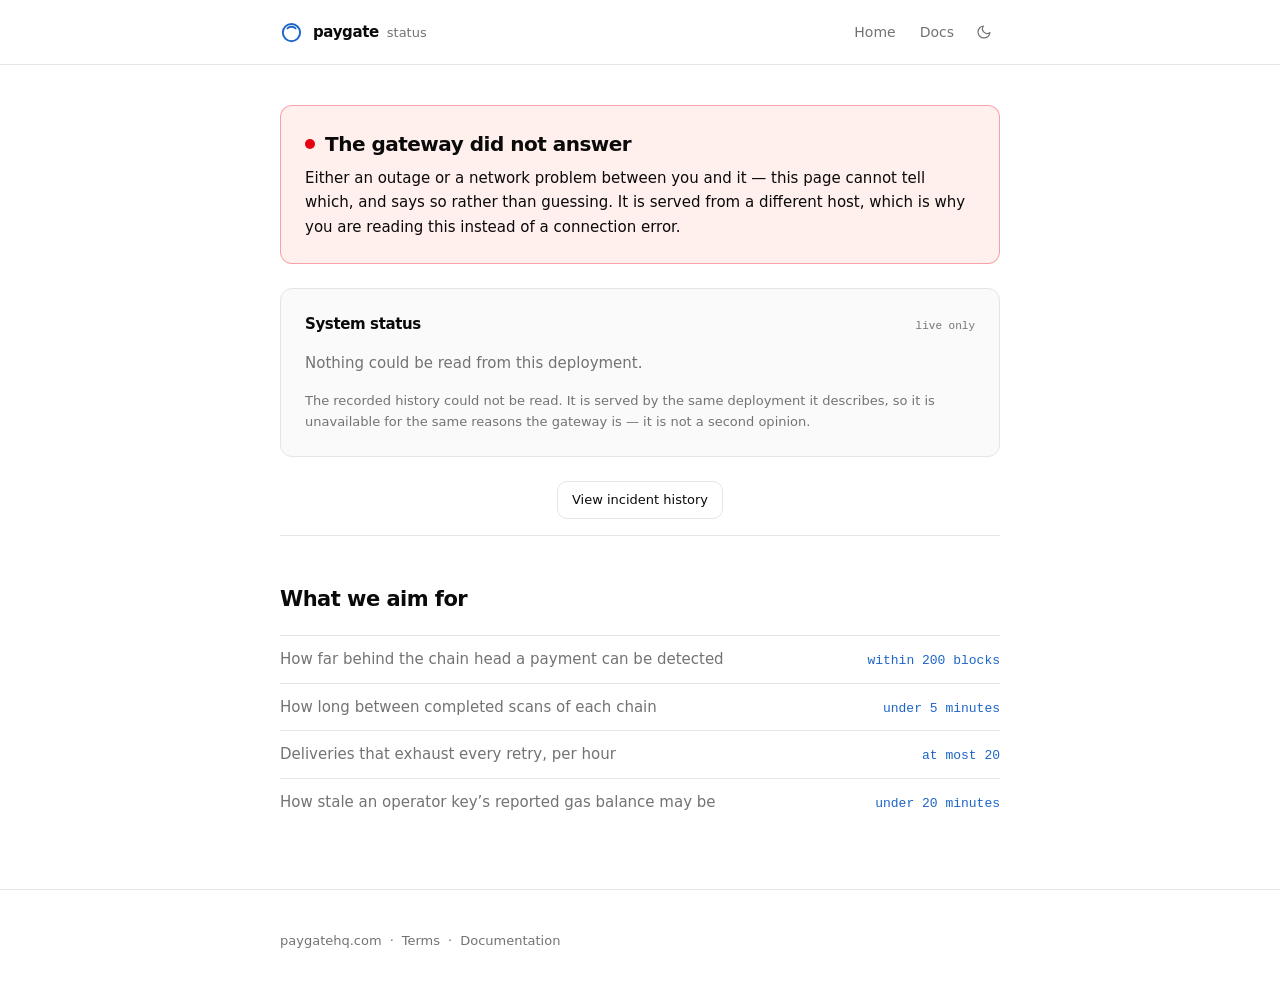
<file: index.html>
<!doctype html>
<html lang="en">
  <head>
    <meta charset="UTF-8" />
    <meta name="viewport" content="width=device-width, initial-scale=1.0" />
    <meta name="color-scheme" content="light dark" />

    <link rel="icon" href="/favicon.svg" type="image/svg+xml" />
    <link rel="apple-touch-icon" href="/apple-touch-icon.png" />
    <link rel="manifest" href="/site.webmanifest" />
    <meta name="theme-color" content="#2f5ee8" />

    <title>Status and uptime history | paygate</title>
    <meta name="description" content="Live health and 90 days of recorded uptime for the paygate USDT gateway: payment detection per chain, webhook delivery and settlement keys, the objectives each is measured against, and every published incident." />
    <link rel="canonical" href="https://status.paygatehq.com/" />
    <!-- max-snippet:-1 lets a search engine quote a whole answer rather than truncating it
         at 160 characters, which is the difference between appearing in an AI overview and
         being summarised badly by one. -->
    <meta name="robots" content="index, follow, max-snippet:-1, max-image-preview:large, max-video-preview:-1" />

    <meta property="og:type" content="website" />
    <meta property="og:site_name" content="paygate" />
    <meta property="og:url" content="https://status.paygatehq.com/" />
    <meta property="og:title" content="Status and uptime history | paygate" />
    <meta property="og:description" content="Live health and 90 days of recorded uptime for the paygate USDT gateway: payment detection per chain, webhook delivery and settlement keys, the objectives each is measured against, and every published incident." />
    <meta property="og:locale" content="en_US" />
    <meta property="og:image" content="https://paygatehq.com/og.png" />
    <meta property="og:image:width" content="1200" />
    <meta property="og:image:height" content="630" />
    <meta property="og:image:alt" content="paygate — get paid in USDT. No bank, no chargebacks." />
    <meta name="twitter:image" content="https://paygatehq.com/og.png" />
    <!-- summary_large_image, now that public/og.png exists. This was `summary` while the
         product had no card asset, because a large card with nothing in it looks worse
         than a small one. See scripts/og-template.html. -->
    <meta name="twitter:card" content="summary_large_image" />
    <meta name="twitter:title" content="Status and uptime history | paygate" />
    <meta name="twitter:description" content="Live health and 90 days of recorded uptime for the paygate USDT gateway: payment detection per chain, webhook delivery and settlement keys, the objectives each is measured against, and every published incident." />

    <script>
      // ═══ THE THEME IS APPLIED BEFORE THE FIRST PAINT, ON PURPOSE ═══
      //
      // Doing it in React means one frame of the light theme on a dark-mode machine — a
      // white flash on arrival, and somebody opening this page at 3am is exactly the reader
      // that lands on hardest.
      //
      // Its own storage key, because its own origin: localStorage does not cross hosts, so
      // a choice made on the marketing site is not readable from here. src/components/theme.tsx
      // reads this class back rather than re-deriving the answer.
      try {
        var stored = localStorage.getItem('paygate-status-theme');
        var dark = stored ? stored === 'dark'
          : window.matchMedia('(prefers-color-scheme: dark)').matches;
        if (dark) document.documentElement.classList.add('dark');
      } catch (e) {
        // A browser with storage disabled still gets the system preference below.
      }
    </script>
    <script type="module" crossorigin src="/assets/home-BKlWsEPQ.js"></script>
    <link rel="modulepreload" crossorigin href="/assets/chrome-DZ8nEY5g.js">
    <link rel="stylesheet" crossorigin href="/assets/chrome-CXYupmm3.css">
  </head>
  <body>
    <div id="root"><div class="min-h-svh"><header class="border-border bg-background/80 sticky top-0 z-20 border-b backdrop-blur"><div class="mx-auto flex h-16 max-w-3xl items-center px-4 sm:px-6"><a href="https://paygatehq.com" class="flex items-center" aria-label="paygate"><span class="flex items-center gap-2.5 "><svg viewBox="0 0 32 32" class="h-[23px] w-[23px] shrink-0 text-[var(--pg-brand)]" fill="none" stroke="currentColor" stroke-width="2.67" stroke-linecap="round" stroke-linejoin="round" role="presentation" aria-hidden="true"><path d="M7.515 7.515a12 12 0 1 0 16.97 16.97a12 12 0 0 0 -16.97 -16.97"></path><path d="M21.657 10.343a8 8 0 0 0 -11.315 0"></path></svg><span class="flex items-baseline gap-2"><span class="text-[15px] font-semibold tracking-tight">paygate</span><span class="text-muted-foreground hidden text-[13px] sm:inline">status</span></span></span></a><nav class="ml-auto flex items-center gap-1" aria-label="Main"><a href="https://paygatehq.com" class="text-muted-foreground hover:text-foreground hover:bg-muted rounded-md px-2.5 py-1.5 text-[14px] transition-colors">Home</a><a href="https://developer.paygatehq.com/docs" class="text-muted-foreground hover:text-foreground hover:bg-muted rounded-md px-2.5 py-1.5 text-[14px] transition-colors">Docs</a><button type="button" class="text-muted-foreground hover:text-foreground hover:bg-muted flex h-8 w-8 items-center justify-center rounded-md transition-colors" aria-label="Switch theme"><span class="block h-4 w-4"></span></button></nav></div></header><main class="mx-auto max-w-3xl px-4 pt-8 sm:px-6 sm:pt-10"><h1 class="sr-only">paygate status</h1><section class="pb-4"><div class="border-border bg-card flex items-center gap-3 rounded-xl border p-5 sm:p-6"><span role="img" aria-label="unknown" title="unknown" class="inline-block h-2.5 w-2.5 shrink-0 rounded-full " style="background:var(--muted-foreground)"></span><p class="text-lg font-semibold tracking-tight">Checking…</p></div><p class="mt-6 text-center"><a href="/history" class="border-border hover:bg-muted inline-flex items-center rounded-lg border px-3.5 py-2 text-[13px] font-medium transition-colors">View incident history</a></p></section><section id="objectives" class="border-border border-t py-10 sm:py-12 "><h2 class="text-[19px] font-semibold tracking-tight sm:text-[21px]">What we aim for</h2><div class="mt-5"><dl class="border-border divide-border divide-y border-t text-[15px]"><div class="flex items-baseline justify-between gap-6 py-3"><dt class="text-muted-foreground">How far behind the chain head a payment can be detected</dt><dd class="text-accent shrink-0 font-mono text-[13px] whitespace-nowrap">within 200 blocks</dd></div><div class="flex items-baseline justify-between gap-6 py-3"><dt class="text-muted-foreground">How long between completed scans of each chain</dt><dd class="text-accent shrink-0 font-mono text-[13px] whitespace-nowrap">under 5 minutes</dd></div><div class="flex items-baseline justify-between gap-6 py-3"><dt class="text-muted-foreground">Deliveries that exhaust every retry, per hour</dt><dd class="text-accent shrink-0 font-mono text-[13px] whitespace-nowrap">at most 20</dd></div><div class="flex items-baseline justify-between gap-6 py-3"><dt class="text-muted-foreground">How stale an operator key’s reported gas balance may be</dt><dd class="text-accent shrink-0 font-mono text-[13px] whitespace-nowrap">under 20 minutes</dd></div></dl></div></section></main><footer class="border-border mt-4 border-t py-10"><div class="text-muted-foreground mx-auto max-w-3xl px-4 text-[13px] leading-relaxed sm:px-6"><p><a href="https://paygatehq.com" class="hover:text-foreground transition-colors">paygatehq.com</a><span class="px-2">·</span><a href="https://paygatehq.com/terms" class="hover:text-foreground transition-colors">Terms</a><span class="px-2">·</span><a href="https://developer.paygatehq.com/docs" class="hover:text-foreground transition-colors">Documentation</a></p></div></footer></div></div>
  </body>
</html>
</file>
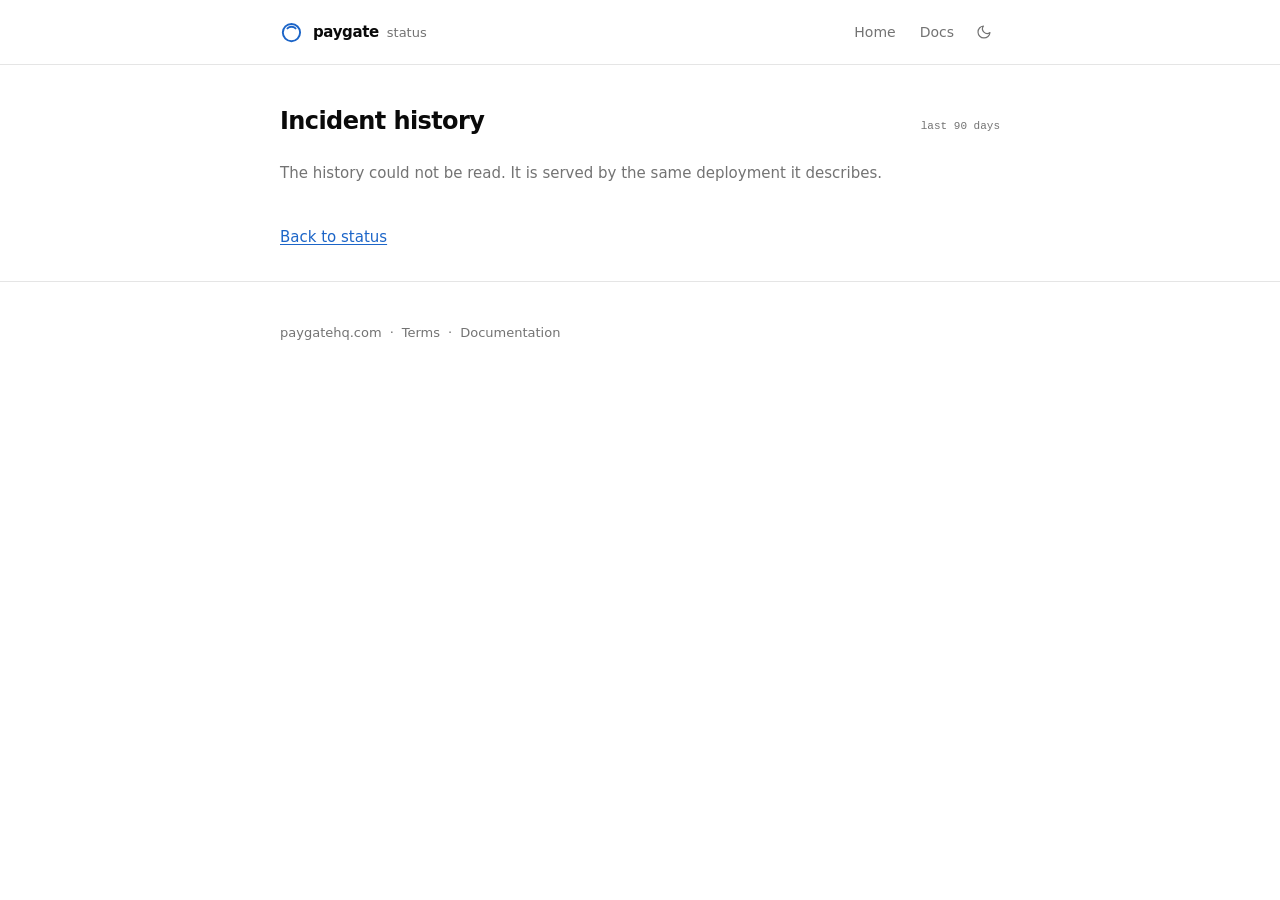
<file: history.html>
<!doctype html>
<html lang="en">
  <head>
    <meta charset="UTF-8" />
    <meta name="viewport" content="width=device-width, initial-scale=1.0" />
    <meta name="color-scheme" content="light dark" />

    <link rel="icon" href="/favicon.svg" type="image/svg+xml" />
    <link rel="apple-touch-icon" href="/apple-touch-icon.png" />
    <link rel="manifest" href="/site.webmanifest" />
    <meta name="theme-color" content="#2f5ee8" />

    <title>Incident history | paygate status</title>
    <meta name="description" content="Every incident published on the paygate USDT gateway, newest first, with the timeline of updates posted while each was running." />
    <link rel="canonical" href="https://status.paygatehq.com/history" />
    <!-- max-snippet:-1 lets a search engine quote a whole answer rather than truncating it
         at 160 characters, which is the difference between appearing in an AI overview and
         being summarised badly by one. -->
    <meta name="robots" content="index, follow, max-snippet:-1, max-image-preview:large, max-video-preview:-1" />

    <meta property="og:type" content="website" />
    <meta property="og:site_name" content="paygate" />
    <meta property="og:url" content="https://status.paygatehq.com/history" />
    <meta property="og:title" content="Incident history | paygate status" />
    <meta property="og:description" content="Every incident published on the paygate USDT gateway, newest first, with the timeline of updates posted while each was running." />
    <meta property="og:locale" content="en_US" />
    <meta property="og:image" content="https://paygatehq.com/og.png" />
    <meta property="og:image:width" content="1200" />
    <meta property="og:image:height" content="630" />
    <meta property="og:image:alt" content="paygate — get paid in USDT. No bank, no chargebacks." />
    <meta name="twitter:image" content="https://paygatehq.com/og.png" />
    <!-- summary_large_image, now that public/og.png exists. This was `summary` while the
         product had no card asset, because a large card with nothing in it looks worse
         than a small one. See scripts/og-template.html. -->
    <meta name="twitter:card" content="summary_large_image" />
    <meta name="twitter:title" content="Incident history | paygate status" />
    <meta name="twitter:description" content="Every incident published on the paygate USDT gateway, newest first, with the timeline of updates posted while each was running." />

    <script>
      // ═══ THE THEME IS APPLIED BEFORE THE FIRST PAINT, ON PURPOSE ═══
      //
      // Doing it in React means one frame of the light theme on a dark-mode machine — a
      // white flash on arrival, and somebody opening this page at 3am is exactly the reader
      // that lands on hardest.
      //
      // Its own storage key, because its own origin: localStorage does not cross hosts, so
      // a choice made on the marketing site is not readable from here. src/components/theme.tsx
      // reads this class back rather than re-deriving the answer.
      try {
        var stored = localStorage.getItem('paygate-status-theme');
        var dark = stored ? stored === 'dark'
          : window.matchMedia('(prefers-color-scheme: dark)').matches;
        if (dark) document.documentElement.classList.add('dark');
      } catch (e) {
        // A browser with storage disabled still gets the system preference below.
      }
    </script>
    <script type="module" crossorigin src="/assets/history-BukN_Wm-.js"></script>
    <link rel="modulepreload" crossorigin href="/assets/chrome-DZ8nEY5g.js">
    <link rel="stylesheet" crossorigin href="/assets/chrome-CXYupmm3.css">
  </head>
  <body>
    <div id="root"><div class="min-h-svh"><header class="border-border bg-background/80 sticky top-0 z-20 border-b backdrop-blur"><div class="mx-auto flex h-16 max-w-3xl items-center px-4 sm:px-6"><a href="https://paygatehq.com" class="flex items-center" aria-label="paygate"><span class="flex items-center gap-2.5 "><svg viewBox="0 0 32 32" class="h-[23px] w-[23px] shrink-0 text-[var(--pg-brand)]" fill="none" stroke="currentColor" stroke-width="2.67" stroke-linecap="round" stroke-linejoin="round" role="presentation" aria-hidden="true"><path d="M7.515 7.515a12 12 0 1 0 16.97 16.97a12 12 0 0 0 -16.97 -16.97"></path><path d="M21.657 10.343a8 8 0 0 0 -11.315 0"></path></svg><span class="flex items-baseline gap-2"><span class="text-[15px] font-semibold tracking-tight">paygate</span><span class="text-muted-foreground hidden text-[13px] sm:inline">status</span></span></span></a><nav class="ml-auto flex items-center gap-1" aria-label="Main"><a href="https://paygatehq.com" class="text-muted-foreground hover:text-foreground hover:bg-muted rounded-md px-2.5 py-1.5 text-[14px] transition-colors">Home</a><a href="https://developer.paygatehq.com/docs" class="text-muted-foreground hover:text-foreground hover:bg-muted rounded-md px-2.5 py-1.5 text-[14px] transition-colors">Docs</a><button type="button" class="text-muted-foreground hover:text-foreground hover:bg-muted flex h-8 w-8 items-center justify-center rounded-md transition-colors" aria-label="Switch theme"><span class="block h-4 w-4"></span></button></nav></div></header><main class="mx-auto max-w-3xl px-4 pt-8 sm:px-6 sm:pt-10"><div class="flex items-baseline justify-between gap-4 pb-6"><h1 class="text-2xl font-semibold tracking-tight">Incident history</h1><p class="text-muted-foreground font-mono text-[11px]">last <!-- -->90<!-- --> days</p></div><div class="border-border bg-card h-24 animate-pulse rounded-xl border"></div><p class="pt-10 pb-4"><a href="/" class="text-accent text-[15px] underline underline-offset-2">Back to status</a></p></main><footer class="border-border mt-4 border-t py-10"><div class="text-muted-foreground mx-auto max-w-3xl px-4 text-[13px] leading-relaxed sm:px-6"><p><a href="https://paygatehq.com" class="hover:text-foreground transition-colors">paygatehq.com</a><span class="px-2">·</span><a href="https://paygatehq.com/terms" class="hover:text-foreground transition-colors">Terms</a><span class="px-2">·</span><a href="https://developer.paygatehq.com/docs" class="hover:text-foreground transition-colors">Documentation</a></p></div></footer></div></div>
  </body>
</html>
</file>
<file: assets/chrome-CXYupmm3.css>
/*! tailwindcss v4.3.3 | MIT License | https://tailwindcss.com */@layer properties{@supports (((-webkit-hyphens:none)) and (not (margin-trim:inline))) or ((-moz-orient:inline) and (not (color:rgb(from red r g b)))){*,:before,:after,::backdrop{--tw-rotate-x:initial;--tw-rotate-y:initial;--tw-rotate-z:initial;--tw-skew-x:initial;--tw-skew-y:initial;--tw-space-y-reverse:0;--tw-divide-y-reverse:0;--tw-border-style:solid;--tw-leading:initial;--tw-font-weight:initial;--tw-tracking:initial;--tw-shadow:0 0 #0000;--tw-shadow-color:initial;--tw-shadow-alpha:100%;--tw-inset-shadow:0 0 #0000;--tw-inset-shadow-color:initial;--tw-inset-shadow-alpha:100%;--tw-ring-color:initial;--tw-ring-shadow:0 0 #0000;--tw-inset-ring-color:initial;--tw-inset-ring-shadow:0 0 #0000;--tw-ring-inset:initial;--tw-ring-offset-width:0px;--tw-ring-offset-color:#fff;--tw-ring-offset-shadow:0 0 #0000;--tw-outline-style:solid;--tw-backdrop-blur:initial;--tw-backdrop-brightness:initial;--tw-backdrop-contrast:initial;--tw-backdrop-grayscale:initial;--tw-backdrop-hue-rotate:initial;--tw-backdrop-invert:initial;--tw-backdrop-opacity:initial;--tw-backdrop-saturate:initial;--tw-backdrop-sepia:initial}}}@layer theme{:root,:host{--spacing:.25rem;--container-2xl:42rem;--container-3xl:48rem;--text-xs:.75rem;--text-xs--line-height:calc(1 / .75);--text-lg:1.125rem;--text-lg--line-height:calc(1.75 / 1.125);--text-xl:1.25rem;--text-xl--line-height:calc(1.75 / 1.25);--text-2xl:1.5rem;--text-2xl--line-height:calc(2 / 1.5);--text-4xl:2.25rem;--text-4xl--line-height:calc(2.5 / 2.25);--text-5xl:3rem;--text-5xl--line-height:1;--font-weight-normal:400;--font-weight-medium:500;--font-weight-semibold:600;--tracking-tight:-.025em;--tracking-wider:.05em;--leading-relaxed:1.625;--radius-xl:.75rem;--shadow-lg:var(--pg-shadow-lg);--animate-pulse:pulse 2s cubic-bezier(.4, 0, .6, 1) infinite;--default-transition-duration:.15s;--default-transition-timing-function:cubic-bezier(.4, 0, .2, 1);--default-font-family:var(--pg-font-sans);--default-mono-font-family:var(--pg-font-mono)}}@layer base{*,:after,:before,::backdrop{box-sizing:border-box;border:0 solid;margin:0;padding:0}::file-selector-button{box-sizing:border-box;border:0 solid;margin:0;padding:0}html,:host{-webkit-text-size-adjust:100%;-moz-tab-size:4;tab-size:4;line-height:1.5;font-family:var(--default-font-family,-apple-system, BlinkMacSystemFont, "Segoe UI", Roboto, "Helvetica Neue", "Noto Sans", Arial, sans-serif, "Apple Color Emoji", "Segoe UI Emoji", "Segoe UI Symbol", "Noto Color Emoji");font-feature-settings:var(--default-font-feature-settings,normal);font-variation-settings:var(--default-font-variation-settings,normal);-webkit-tap-highlight-color:transparent}hr{height:0;color:inherit;border-top-width:1px}abbr:where([title]){-webkit-text-decoration:underline dotted;text-decoration:underline dotted}h1,h2,h3,h4,h5,h6{font-size:inherit;font-weight:inherit}a{color:inherit;-webkit-text-decoration:inherit;text-decoration:inherit}b,strong{font-weight:bolder}code,kbd,samp,pre{font-family:var(--default-mono-font-family,ui-monospace, SFMono-Regular, Menlo, Monaco, Consolas, "Liberation Mono", "Courier New", monospace);font-feature-settings:var(--default-mono-font-feature-settings,normal);font-variation-settings:var(--default-mono-font-variation-settings,normal);font-size:1em}small{font-size:80%}sub,sup{vertical-align:baseline;font-size:75%;line-height:0;position:relative}sub{bottom:-.25em}sup{top:-.5em}table{text-indent:0;border-color:inherit;border-collapse:collapse}:-moz-focusring:where(:not(iframe)){outline:auto}progress{vertical-align:baseline}summary{display:list-item}ol,ul,menu{list-style:none}img,svg,video,canvas,audio,iframe,embed,object{vertical-align:middle;display:block}img,video{max-width:100%;height:auto}button,input,select,optgroup,textarea{font:inherit;font-feature-settings:inherit;font-variation-settings:inherit;letter-spacing:inherit;color:inherit;opacity:1;background-color:#0000;border-radius:0}::file-selector-button{font:inherit;font-feature-settings:inherit;font-variation-settings:inherit;letter-spacing:inherit;color:inherit;opacity:1;background-color:#0000;border-radius:0}:where(select:is([multiple],[size])) optgroup{font-weight:bolder}:where(select:is([multiple],[size])) optgroup option{padding-inline-start:20px}::file-selector-button{margin-inline-end:4px}::placeholder{opacity:1}@supports (not ((-webkit-appearance:-apple-pay-button))) or (contain-intrinsic-size:1px){::placeholder{color:currentColor}@supports (color:color-mix(in lab,red,red)){::placeholder{color:color-mix(in oklab,currentcolor 50%,transparent)}}}textarea{resize:vertical}::-webkit-search-decoration{-webkit-appearance:none}::-webkit-date-and-time-value{min-height:1lh;text-align:inherit}::-webkit-datetime-edit{display:inline-flex}::-webkit-datetime-edit-fields-wrapper{padding:0}::-webkit-datetime-edit{padding-block:0}::-webkit-datetime-edit-year-field{padding-block:0}::-webkit-datetime-edit-month-field{padding-block:0}::-webkit-datetime-edit-day-field{padding-block:0}::-webkit-datetime-edit-hour-field{padding-block:0}::-webkit-datetime-edit-minute-field{padding-block:0}::-webkit-datetime-edit-second-field{padding-block:0}::-webkit-datetime-edit-millisecond-field{padding-block:0}::-webkit-datetime-edit-meridiem-field{padding-block:0}::-webkit-calendar-picker-indicator{line-height:1}:-moz-ui-invalid{box-shadow:none}button,input:where([type=button],[type=reset],[type=submit]){-webkit-appearance:button;-moz-appearance:button;appearance:button}::file-selector-button{-webkit-appearance:button;-moz-appearance:button;appearance:button}::-webkit-inner-spin-button{height:auto}::-webkit-outer-spin-button{height:auto}[hidden]:where(:not([hidden=until-found])){display:none!important}}@layer components;@layer utilities{.invisible{visibility:hidden}.visible{visibility:visible}.sr-only{clip-path:inset(50%);white-space:nowrap;border-width:0;width:1px;height:1px;margin:-1px;padding:0;position:absolute;overflow:hidden}.absolute{position:absolute}.fixed{position:fixed}.relative{position:relative}.static{position:static}.sticky{position:sticky}.top-0{top:0}.z-20{z-index:20}.mx-auto{margin-inline:auto}.mt-1{margin-top:var(--spacing)}.mt-2{margin-top:calc(var(--spacing) * 2)}.mt-2\.5{margin-top:calc(var(--spacing) * 2.5)}.mt-3{margin-top:calc(var(--spacing) * 3)}.mt-4{margin-top:calc(var(--spacing) * 4)}.mt-5{margin-top:calc(var(--spacing) * 5)}.mt-6{margin-top:calc(var(--spacing) * 6)}.mt-8{margin-top:calc(var(--spacing) * 8)}.mb-2{margin-bottom:calc(var(--spacing) * 2)}.ml-2{margin-left:calc(var(--spacing) * 2)}.ml-auto{margin-left:auto}.block{display:block}.flex{display:flex}.grid{display:grid}.hidden{display:none}.inline{display:inline}.inline-block{display:inline-block}.inline-flex{display:inline-flex}.h-2\.5{height:calc(var(--spacing) * 2.5)}.h-3\.5{height:calc(var(--spacing) * 3.5)}.h-4{height:calc(var(--spacing) * 4)}.h-5{height:calc(var(--spacing) * 5)}.h-6{height:calc(var(--spacing) * 6)}.h-7{height:calc(var(--spacing) * 7)}.h-8{height:calc(var(--spacing) * 8)}.h-12{height:calc(var(--spacing) * 12)}.h-16{height:calc(var(--spacing) * 16)}.h-24{height:calc(var(--spacing) * 24)}.h-\[23px\]{height:23px}.min-h-svh{min-height:100svh}.w-2\.5{width:calc(var(--spacing) * 2.5)}.w-3\.5{width:calc(var(--spacing) * 3.5)}.w-4{width:calc(var(--spacing) * 4)}.w-5{width:calc(var(--spacing) * 5)}.w-6{width:calc(var(--spacing) * 6)}.w-8{width:calc(var(--spacing) * 8)}.w-14{width:calc(var(--spacing) * 14)}.w-\[23px\]{width:23px}.w-full{width:100%}.max-w-2xl{max-width:var(--container-2xl)}.max-w-3xl{max-width:var(--container-3xl)}.min-w-0{min-width:0}.min-w-\[2px\]{min-width:2px}.flex-1{flex:1}.shrink-0{flex-shrink:0}.transform{transform:var(--tw-rotate-x,) var(--tw-rotate-y,) var(--tw-rotate-z,) var(--tw-skew-x,) var(--tw-skew-y,)}.animate-pulse{animation:var(--animate-pulse)}.cursor-pointer{cursor:pointer}.flex-wrap{flex-wrap:wrap}.items-baseline{align-items:baseline}.items-center{align-items:center}.items-stretch{align-items:stretch}.justify-between{justify-content:space-between}.justify-center{justify-content:center}.gap-1{gap:var(--spacing)}.gap-1\.5{gap:calc(var(--spacing) * 1.5)}.gap-2{gap:calc(var(--spacing) * 2)}.gap-2\.5{gap:calc(var(--spacing) * 2.5)}.gap-3{gap:calc(var(--spacing) * 3)}.gap-4{gap:calc(var(--spacing) * 4)}.gap-5{gap:calc(var(--spacing) * 5)}.gap-6{gap:calc(var(--spacing) * 6)}.gap-px{gap:1px}:where(.space-y-3>:not(:last-child)){--tw-space-y-reverse:0;margin-block-start:calc(calc(var(--spacing) * 3) * var(--tw-space-y-reverse));margin-block-end:calc(calc(var(--spacing) * 3) * calc(1 - var(--tw-space-y-reverse)))}:where(.space-y-5>:not(:last-child)){--tw-space-y-reverse:0;margin-block-start:calc(calc(var(--spacing) * 5) * var(--tw-space-y-reverse));margin-block-end:calc(calc(var(--spacing) * 5) * calc(1 - var(--tw-space-y-reverse)))}:where(.space-y-10>:not(:last-child)){--tw-space-y-reverse:0;margin-block-start:calc(calc(var(--spacing) * 10) * var(--tw-space-y-reverse));margin-block-end:calc(calc(var(--spacing) * 10) * calc(1 - var(--tw-space-y-reverse)))}.gap-x-3{column-gap:calc(var(--spacing) * 3)}.gap-x-4{column-gap:calc(var(--spacing) * 4)}.gap-y-1\.5{row-gap:calc(var(--spacing) * 1.5)}.gap-y-2{row-gap:calc(var(--spacing) * 2)}:where(.divide-y>:not(:last-child)){--tw-divide-y-reverse:0;border-bottom-style:var(--tw-border-style);border-top-style:var(--tw-border-style);border-top-width:calc(1px * var(--tw-divide-y-reverse));border-bottom-width:calc(1px * calc(1 - var(--tw-divide-y-reverse)))}:where(.divide-border>:not(:last-child)){border-color:var(--border)}.overflow-hidden{overflow:hidden}.rounded-\[1px\]{border-radius:1px}.rounded-\[2px\]{border-radius:2px}.rounded-full{border-radius:3.40282e38px}.rounded-lg{border-radius:var(--radius)}.rounded-md{border-radius:calc(var(--radius) - 2px)}.rounded-xl{border-radius:var(--radius-xl)}.border{border-style:var(--tw-border-style);border-width:1px}.border-t{border-top-style:var(--tw-border-style);border-top-width:1px}.border-b{border-bottom-style:var(--tw-border-style);border-bottom-width:1px}.border-l{border-left-style:var(--tw-border-style);border-left-width:1px}.border-l-2{border-left-style:var(--tw-border-style);border-left-width:2px}.border-border{border-color:var(--border)}.bg-background\/80{background-color:var(--background)}@supports (color:color-mix(in lab,red,red)){.bg-background\/80{background-color:color-mix(in oklab,var(--background) 80%,transparent)}}.bg-card{background-color:var(--card)}.p-5{padding:calc(var(--spacing) * 5)}.px-2{padding-inline:calc(var(--spacing) * 2)}.px-2\.5{padding-inline:calc(var(--spacing) * 2.5)}.px-3\.5{padding-inline:calc(var(--spacing) * 3.5)}.px-4{padding-inline:calc(var(--spacing) * 4)}.px-6{padding-inline:calc(var(--spacing) * 6)}.py-1\.5{padding-block:calc(var(--spacing) * 1.5)}.py-2{padding-block:calc(var(--spacing) * 2)}.py-3{padding-block:calc(var(--spacing) * 3)}.py-4{padding-block:calc(var(--spacing) * 4)}.py-5{padding-block:calc(var(--spacing) * 5)}.py-10{padding-block:calc(var(--spacing) * 10)}.py-20{padding-block:calc(var(--spacing) * 20)}.pt-0\.5{padding-top:calc(var(--spacing) * .5)}.pt-1\.5{padding-top:calc(var(--spacing) * 1.5)}.pt-3{padding-top:calc(var(--spacing) * 3)}.pt-3\.5{padding-top:calc(var(--spacing) * 3.5)}.pt-8{padding-top:calc(var(--spacing) * 8)}.pt-10{padding-top:calc(var(--spacing) * 10)}.pb-3\.5{padding-bottom:calc(var(--spacing) * 3.5)}.pb-4{padding-bottom:calc(var(--spacing) * 4)}.pb-6{padding-bottom:calc(var(--spacing) * 6)}.pl-4{padding-left:calc(var(--spacing) * 4)}.text-center{text-align:center}.font-mono{font-family:var(--pg-font-mono)}.text-2xl{font-size:var(--text-2xl);line-height:var(--tw-leading,var(--text-2xl--line-height))}.text-4xl{font-size:var(--text-4xl);line-height:var(--tw-leading,var(--text-4xl--line-height))}.text-lg{font-size:var(--text-lg);line-height:var(--tw-leading,var(--text-lg--line-height))}.text-xs{font-size:var(--text-xs);line-height:var(--tw-leading,var(--text-xs--line-height))}.text-\[11px\]{font-size:11px}.text-\[12px\]{font-size:12px}.text-\[13\.5px\]{font-size:13.5px}.text-\[13px\]{font-size:13px}.text-\[14px\]{font-size:14px}.text-\[15px\]{font-size:15px}.text-\[17px\]{font-size:17px}.text-\[19px\]{font-size:19px}.leading-relaxed{--tw-leading:var(--leading-relaxed);line-height:var(--leading-relaxed)}.font-medium{--tw-font-weight:var(--font-weight-medium);font-weight:var(--font-weight-medium)}.font-normal{--tw-font-weight:var(--font-weight-normal);font-weight:var(--font-weight-normal)}.font-semibold{--tw-font-weight:var(--font-weight-semibold);font-weight:var(--font-weight-semibold)}.tracking-tight{--tw-tracking:var(--tracking-tight);letter-spacing:var(--tracking-tight)}.tracking-wider{--tw-tracking:var(--tracking-wider);letter-spacing:var(--tracking-wider)}.whitespace-nowrap{white-space:nowrap}.whitespace-pre-line{white-space:pre-line}.text-\[var\(--pg-brand\)\]{color:var(--pg-brand)}.text-accent{color:var(--accent)}.text-foreground{color:var(--foreground)}.text-muted-foreground{color:var(--muted-foreground)}.uppercase{text-transform:uppercase}.underline{text-decoration-line:underline}.underline-offset-2{text-underline-offset:2px}.ring{--tw-ring-shadow:var(--tw-ring-inset,) 0 0 0 calc(1px + var(--tw-ring-offset-width)) var(--tw-ring-color,currentcolor);box-shadow:var(--tw-inset-shadow),var(--tw-inset-ring-shadow),var(--tw-ring-offset-shadow),var(--tw-ring-shadow),var(--tw-shadow)}.outline{outline-style:var(--tw-outline-style);outline-width:1px}.backdrop-blur{--tw-backdrop-blur:blur(8px);-webkit-backdrop-filter:var(--tw-backdrop-blur,) var(--tw-backdrop-brightness,) var(--tw-backdrop-contrast,) var(--tw-backdrop-grayscale,) var(--tw-backdrop-hue-rotate,) var(--tw-backdrop-invert,) var(--tw-backdrop-opacity,) var(--tw-backdrop-saturate,) var(--tw-backdrop-sepia,);backdrop-filter:var(--tw-backdrop-blur,) var(--tw-backdrop-brightness,) var(--tw-backdrop-contrast,) var(--tw-backdrop-grayscale,) var(--tw-backdrop-hue-rotate,) var(--tw-backdrop-invert,) var(--tw-backdrop-opacity,) var(--tw-backdrop-saturate,) var(--tw-backdrop-sepia,)}.transition-all{transition-property:all;transition-timing-function:var(--tw-ease,var(--default-transition-timing-function));transition-duration:var(--tw-duration,var(--default-transition-duration))}.transition-colors{transition-property:color,background-color,border-color,outline-color,text-decoration-color,fill,stroke,--tw-gradient-from,--tw-gradient-via,--tw-gradient-to;transition-timing-function:var(--tw-ease,var(--default-transition-timing-function));transition-duration:var(--tw-duration,var(--default-transition-duration))}.select-none{-webkit-user-select:none;user-select:none}.first\:pt-0:first-child{padding-top:0}.last\:pb-0:last-child{padding-bottom:0}@media(hover:hover){.hover\:border-accent\/60:hover{border-color:var(--accent)}@supports (color:color-mix(in lab,red,red)){.hover\:border-accent\/60:hover{border-color:color-mix(in oklab,var(--accent) 60%,transparent)}}.hover\:bg-muted:hover{background-color:var(--muted)}.hover\:text-foreground:hover{color:var(--foreground)}}@media(min-width:40rem){.sm\:inline{display:inline}.sm\:gap-6{gap:calc(var(--spacing) * 6)}.sm\:p-6{padding:calc(var(--spacing) * 6)}.sm\:px-6{padding-inline:calc(var(--spacing) * 6)}.sm\:py-12{padding-block:calc(var(--spacing) * 12)}.sm\:py-28{padding-block:calc(var(--spacing) * 28)}.sm\:pt-10{padding-top:calc(var(--spacing) * 10)}.sm\:text-5xl{font-size:var(--text-5xl);line-height:var(--tw-leading,var(--text-5xl--line-height))}.sm\:text-xl{font-size:var(--text-xl);line-height:var(--tw-leading,var(--text-xl--line-height))}.sm\:text-\[21px\]{font-size:21px}}}:root{--pg-brand:oklch(52% .17 258);--pg-brand-fg:oklch(99% 0 0);--pg-brand-soft:oklch(95% .03 258);--pg-ok:oklch(55% .15 152);--pg-warn:oklch(62% .16 75);--pg-danger:oklch(57.7% .245 27);--pg-info:oklch(55% .14 250);--pg-canvas:oklch(100% 0 0);--pg-raised:oklch(98.5% 0 0);--pg-sunken:oklch(97% 0 0);--pg-line:oklch(92.2% 0 0);--pg-dim:oklch(55.6% 0 0);--pg-fg:oklch(14.5% 0 0);--pg-code-bg:oklch(97% .004 258);--pg-code-fg:oklch(24% 0 0);--pg-shadow-sm:0 1px 2px oklch(52% .17 258/.06), 0 1px 1px oklch(0% 0 0/.03);--pg-shadow-md:0 4px 12px oklch(52% .17 258/.07), 0 1px 3px oklch(0% 0 0/.04);--pg-shadow-lg:0 12px 32px oklch(52% .17 258/.1), 0 4px 8px oklch(0% 0 0/.04);--pg-shadow-xl:0 24px 64px oklch(52% .17 258/.14), 0 8px 16px oklch(0% 0 0/.05);--pg-edge:transparent;--pg-glow-a:oklch(52% .17 258/.13);--pg-glow-b:oklch(55% .15 210/.1);--pg-glow-a-lit:oklch(52% .17 258/.15);--pg-glow-b-lit:oklch(55% .15 210/.12);--pg-grad-mid:oklch(58% .16 216);--pg-radius:.625rem;--pg-font-sans:ui-sans-serif, system-ui, -apple-system, BlinkMacSystemFont, "Segoe UI", Roboto, sans-serif;--pg-font-mono:ui-monospace, "SF Mono", "SFMono-Regular", Menlo, Consolas, "Liberation Mono", monospace;--pg-ease:cubic-bezier(.22, 1, .36, 1)}.dark,[data-theme=dark]{--pg-brand:oklch(72% .14 258);--pg-brand-fg:oklch(16% 0 0);--pg-brand-soft:oklch(30% .05 258);--pg-ok:oklch(72% .13 152);--pg-warn:oklch(80% .15 80);--pg-danger:oklch(70% .19 22);--pg-info:oklch(72% .13 250);--pg-canvas:oklch(14.5% 0 0);--pg-raised:oklch(20% 0 0);--pg-sunken:oklch(26.9% 0 0);--pg-line:oklch(100% 0 0/.12);--pg-dim:oklch(70.8% 0 0);--pg-fg:oklch(98.5% 0 0);--pg-code-bg:oklch(20% .006 258);--pg-code-fg:oklch(90% 0 0);--pg-shadow-sm:0 1px 2px oklch(0% 0 0/.4);--pg-shadow-md:0 4px 12px oklch(0% 0 0/.45);--pg-shadow-lg:0 12px 32px oklch(0% 0 0/.55);--pg-shadow-xl:0 24px 64px oklch(0% 0 0/.65);--pg-edge:oklch(100% 0 0/.08);--pg-glow-a:oklch(72% .14 258/.17);--pg-glow-b:oklch(70% .13 210/.12);--pg-glow-a-lit:oklch(72% .14 258/.19);--pg-glow-b-lit:oklch(70% .13 210/.14);--pg-grad-mid:oklch(80% .13 200)}@media(prefers-color-scheme:dark){:root.pg-auto-dark{--pg-brand:oklch(72% .14 258);--pg-brand-fg:oklch(16% 0 0);--pg-brand-soft:oklch(30% .05 258);--pg-ok:oklch(72% .13 152);--pg-warn:oklch(80% .15 80);--pg-danger:oklch(70% .19 22);--pg-info:oklch(72% .13 250);--pg-canvas:oklch(14.5% 0 0);--pg-raised:oklch(20% 0 0);--pg-sunken:oklch(26.9% 0 0);--pg-line:oklch(100% 0 0/.12);--pg-dim:oklch(70.8% 0 0);--pg-fg:oklch(98.5% 0 0);--pg-code-bg:oklch(20% .006 258);--pg-code-fg:oklch(90% 0 0);--pg-shadow-sm:0 1px 2px oklch(0% 0 0/.4);--pg-shadow-md:0 4px 12px oklch(0% 0 0/.45);--pg-shadow-lg:0 12px 32px oklch(0% 0 0/.55);--pg-shadow-xl:0 24px 64px oklch(0% 0 0/.65);--pg-edge:oklch(100% 0 0/.08);--pg-glow-a:oklch(72% .14 258/.17);--pg-glow-b:oklch(70% .13 210/.12);--pg-glow-a-lit:oklch(72% .14 258/.19);--pg-glow-b-lit:oklch(70% .13 210/.14);--pg-grad-mid:oklch(80% .13 200)}}::selection{background:var(--pg-brand-soft);color:var(--pg-fg)}.tnum{font-variant-numeric:tabular-nums}.scroll-x{max-width:100%;overflow-x:auto}.thin-scroll{scrollbar-width:thin;scrollbar-color:var(--pg-line) transparent}.thin-scroll::-webkit-scrollbar{width:8px;height:8px}.thin-scroll::-webkit-scrollbar-thumb{background:var(--pg-line);border-radius:999px}.thin-scroll::-webkit-scrollbar-track{background:0 0}.hero-glow{pointer-events:none;z-index:-1;background:radial-gradient(46% 46% at 22% 18%,var(--pg-glow-a) 0%,transparent 68%),radial-gradient(40% 44% at 78% 6%,var(--pg-glow-b) 0%,transparent 66%);height:46rem;position:absolute;inset:-20% 0 auto;overflow:hidden}@keyframes pg-aurora-a{0%,to{opacity:1;transform:translate(0)scale(1)}50%{opacity:.82;transform:translate(4%,2%)scale(1.12)}}@keyframes pg-aurora-b{0%,to{opacity:.85;transform:translate(0)scale(1.06)}50%{opacity:1;transform:translate(-5%,3%)scale(1)}}.hero-glow:before,.hero-glow:after{content:"";will-change:transform,opacity;position:absolute;top:0;right:0;bottom:0;left:0}.hero-glow:before{background:radial-gradient(46% 46% at 22% 18%,var(--pg-glow-a-lit) 0%,transparent 68%);animation:18s ease-in-out infinite pg-aurora-a}.hero-glow:after{background:radial-gradient(40% 44% at 78% 6%,var(--pg-glow-b-lit) 0%,transparent 66%);animation:23s ease-in-out infinite pg-aurora-b}.raised{box-shadow:var(--pg-shadow-lg);border-top:1px solid var(--pg-edge)}.raised-xl{box-shadow:var(--pg-shadow-xl);border-top:1px solid var(--pg-edge)}.grid-bg{background-image:linear-gradient(to right,var(--pg-line) 1px,transparent 1px),linear-gradient(to bottom,var(--pg-line) 1px,transparent 1px);background-size:3rem 3rem;-webkit-mask-image:radial-gradient(70% 60% at 50% 40%,#000 0%,#0000 100%);mask-image:radial-gradient(70% 60% at 50% 40%,#000,#0000)}.lift{transition:transform .22s var(--pg-ease),box-shadow .22s var(--pg-ease),border-color .22s ease}.lift:hover{box-shadow:var(--pg-shadow-lg);border-color:var(--pg-brand);transform:translateY(-3px)}@supports (color:color-mix(in lab,red,red)){.lift:hover{border-color:color-mix(in oklab,var(--pg-brand) 42%,var(--pg-line))}}.grad-text{color:var(--pg-brand);background:linear-gradient(100deg,var(--pg-brand) 0%,var(--pg-grad-mid) 58%,var(--pg-brand) 100%);-webkit-text-fill-color:transparent;-webkit-background-clip:text;background-clip:text}@media(prefers-reduced-motion:reduce){html{scroll-behavior:auto}*,:before,:after{transition-duration:.01ms!important;animation-duration:.01ms!important;animation-iteration-count:1!important}.lift:hover{transform:none}}:root{--radius:var(--pg-radius);--background:var(--pg-canvas);--foreground:var(--pg-fg);--muted:var(--pg-sunken);--muted-foreground:var(--pg-dim);--border:var(--pg-line);--card:var(--pg-raised);--accent:var(--pg-brand);--accent-foreground:var(--pg-brand-fg);--accent-soft:var(--pg-brand-soft);--wave-mid:var(--pg-grad-mid);--code-bg:var(--pg-code-bg);--code-fg:var(--pg-code-fg);--tok-keyword:oklch(48% .19 300);--tok-string:oklch(46% .14 150);--warn:var(--pg-warn);--danger:var(--pg-danger);--ok:var(--pg-ok);--shadow-sm:var(--pg-shadow-sm);--shadow-md:var(--pg-shadow-md);--shadow-lg:var(--pg-shadow-lg);--shadow-xl:var(--pg-shadow-xl);--surface:var(--pg-raised);--edge:var(--pg-edge)}.dark{--background:var(--pg-canvas);--foreground:var(--pg-fg);--muted:var(--pg-sunken);--muted-foreground:var(--pg-dim);--border:var(--pg-line);--card:var(--pg-raised);--accent:var(--pg-brand);--accent-foreground:var(--pg-brand-fg);--accent-soft:var(--pg-brand-soft);--wave-mid:var(--pg-grad-mid);--code-bg:var(--pg-code-bg);--code-fg:var(--pg-code-fg);--tok-keyword:oklch(76% .14 300);--tok-string:oklch(78% .13 150);--warn:var(--pg-warn);--danger:var(--pg-danger);--ok:var(--pg-ok);--shadow-sm:var(--pg-shadow-sm);--shadow-md:var(--pg-shadow-md);--shadow-lg:var(--pg-shadow-lg);--shadow-xl:var(--pg-shadow-xl);--surface:var(--pg-raised);--edge:var(--pg-edge)}*{border-color:var(--border)}html{scroll-behavior:smooth;scroll-padding-top:5rem}body{background:var(--background);color:var(--foreground);font-feature-settings:"cv02","cv03","cv04","cv11";-webkit-font-smoothing:antialiased}@property --tw-rotate-x{syntax:"*";inherits:false}@property --tw-rotate-y{syntax:"*";inherits:false}@property --tw-rotate-z{syntax:"*";inherits:false}@property --tw-skew-x{syntax:"*";inherits:false}@property --tw-skew-y{syntax:"*";inherits:false}@property --tw-space-y-reverse{syntax:"*";inherits:false;initial-value:0}@property --tw-divide-y-reverse{syntax:"*";inherits:false;initial-value:0}@property --tw-border-style{syntax:"*";inherits:false;initial-value:solid}@property --tw-leading{syntax:"*";inherits:false}@property --tw-font-weight{syntax:"*";inherits:false}@property --tw-tracking{syntax:"*";inherits:false}@property --tw-shadow{syntax:"*";inherits:false;initial-value:0 0 #0000}@property --tw-shadow-color{syntax:"*";inherits:false}@property --tw-shadow-alpha{syntax:"<percentage>";inherits:false;initial-value:100%}@property --tw-inset-shadow{syntax:"*";inherits:false;initial-value:0 0 #0000}@property --tw-inset-shadow-color{syntax:"*";inherits:false}@property --tw-inset-shadow-alpha{syntax:"<percentage>";inherits:false;initial-value:100%}@property --tw-ring-color{syntax:"*";inherits:false}@property --tw-ring-shadow{syntax:"*";inherits:false;initial-value:0 0 #0000}@property --tw-inset-ring-color{syntax:"*";inherits:false}@property --tw-inset-ring-shadow{syntax:"*";inherits:false;initial-value:0 0 #0000}@property --tw-ring-inset{syntax:"*";inherits:false}@property --tw-ring-offset-width{syntax:"<length>";inherits:false;initial-value:0}@property --tw-ring-offset-color{syntax:"*";inherits:false;initial-value:#fff}@property --tw-ring-offset-shadow{syntax:"*";inherits:false;initial-value:0 0 #0000}@property --tw-outline-style{syntax:"*";inherits:false;initial-value:solid}@property --tw-backdrop-blur{syntax:"*";inherits:false}@property --tw-backdrop-brightness{syntax:"*";inherits:false}@property --tw-backdrop-contrast{syntax:"*";inherits:false}@property --tw-backdrop-grayscale{syntax:"*";inherits:false}@property --tw-backdrop-hue-rotate{syntax:"*";inherits:false}@property --tw-backdrop-invert{syntax:"*";inherits:false}@property --tw-backdrop-opacity{syntax:"*";inherits:false}@property --tw-backdrop-saturate{syntax:"*";inherits:false}@property --tw-backdrop-sepia{syntax:"*";inherits:false}@keyframes pulse{50%{opacity:.5}}
</file>
